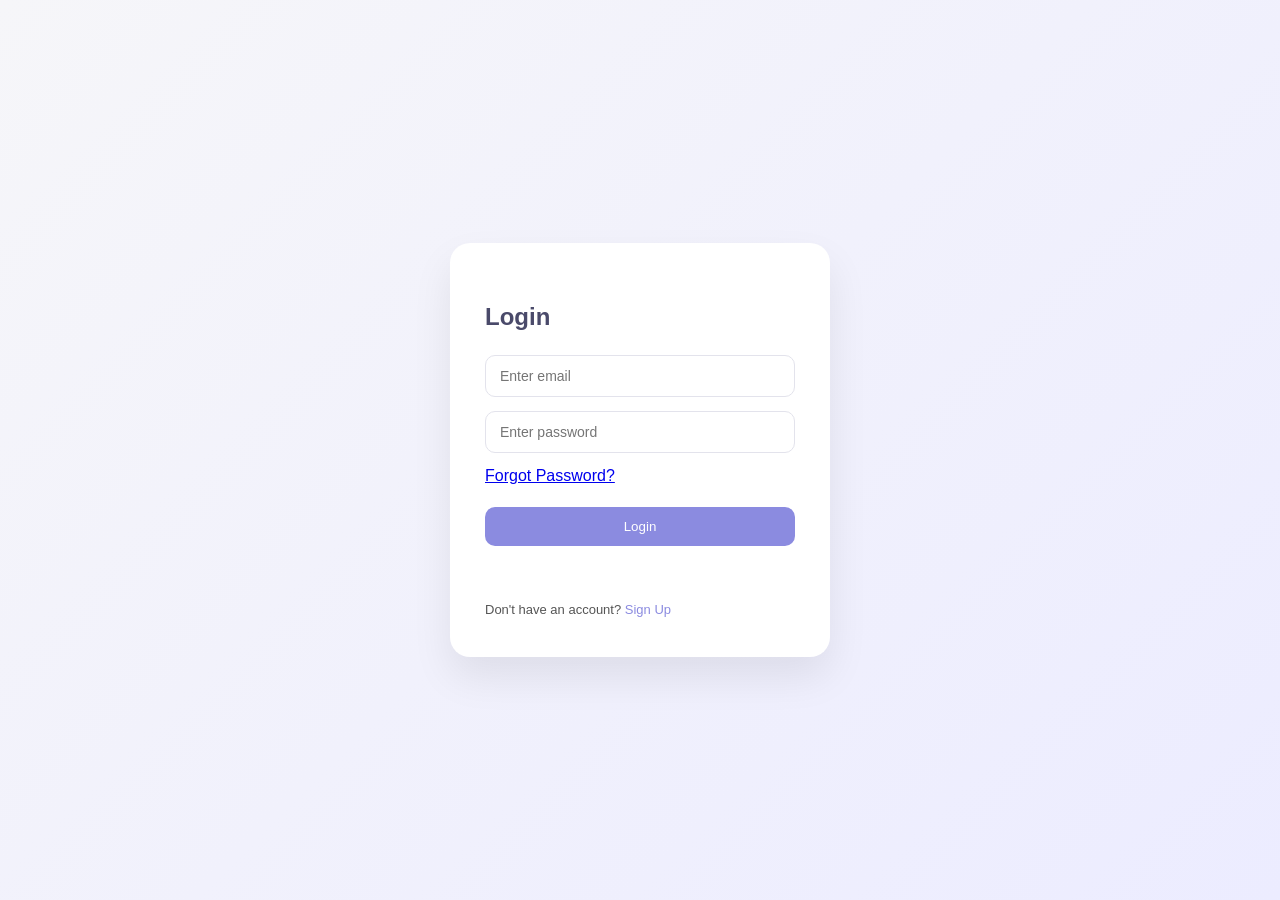
<file: src/main/resources/static/login.html>
<!DOCTYPE html>
<html>
<head>
    <title>Login</title>
    <link rel="stylesheet" href="style.css">
</head>
<body class="auth-page">
	<p id="sessionMessage" style="color:red; text-align:center;"></p>

	<div class="auth-card">
	    <h2>Login</h2>

	    <input type="email" id="email" placeholder="Enter email">
	    <input type="password" id="password" placeholder="Enter password">
		<div class="auth-links">
		    <a href="#" onclick="openForgotModal()">Forgot Password?</a>
		</div>


	    <button onclick="login()">Login</button>

	    <p id="error" class="error"></p>

	    <div class="auth-footer">
	        Don't have an account?
	        <a href="signup.html">Sign Up</a>
	    </div>
	</div>

	<script>
	function login() {

	    const email = document.getElementById("email").value.trim();
	    const password = document.getElementById("password").value.trim();

	    if (!email || !password) {
	        document.getElementById("error").textContent =
	            "Email and password required";
	        return;
	    }

	    fetch("/api/auth/login", {
	        method: "POST",
	        headers: {
	            "Content-Type": "application/json"
	        },
	        body: JSON.stringify({
	            email: email,
	            password: password
	        })
	    })
	    .then(res => res.json())
	    .then(data => {

			if (data.token) {
			    localStorage.setItem("jwt", data.token);
			    localStorage.setItem("refreshToken", data.refreshToken);  // ← ADD
			    localStorage.setItem("username", data.username);
			    window.location.href = "index.html";
			} else {
	            document.getElementById("error").textContent =
	                data.error || "Login failed";
	        }
	    })
	    .catch(() => {
	        document.getElementById("error").textContent =
	            "Server error";
	    });
	}
	
	function openForgotModal() {
	    document.getElementById("forgotModal").classList.add("show");
	}

	function closeForgotModal() {
	    document.getElementById("forgotModal").classList.remove("show");
	}

	function sendReset() {

	    const email = document.getElementById("forgotEmail").value.trim();

	    if (!email) {
	        document.getElementById("forgotError").textContent =
	            "Email is required";
	        return;
	    }

	    fetch("/api/auth/forgot-password", {
	        method: "POST",
	        headers: {
	            "Content-Type": "application/json"
	        },
	        body: JSON.stringify({ email: email })
	    })
	    .then(res => res.text())
	    .then(data => {
	        document.getElementById("forgotError").textContent =
	            "If the email exists, a reset link has been sent.";
	    })
	    .catch(() => {
	        document.getElementById("forgotError").textContent =
	            "Server error.";
	    });
	}
	
	document.addEventListener("DOMContentLoaded", () => {

		const msg = sessionStorage.getItem("sessionExpired");
	    if (msg) {
	        document.getElementById("sessionMessage").textContent =
	            "Session expired. Please login again.";
				sessionStorage.removeItem("sessionExpired");
	    }
	});

	</script>
	<div class="modal" id="forgotModal">
	    <div class="modal-content">
	        <h3>Reset Password</h3>

	        <input type="email" id="forgotEmail" placeholder="Enter your email">

			<p id="forgotError" class="error"></p>

			<div class="modal-actions">
			    <button class="cancel-btn" onclick="closeForgotModal()">Cancel</button>
			    <button class="primary-btn" onclick="sendReset()">Send Reset Link</button>
			</div>

	    </div>
	</div>


</body>
</html>
</file>
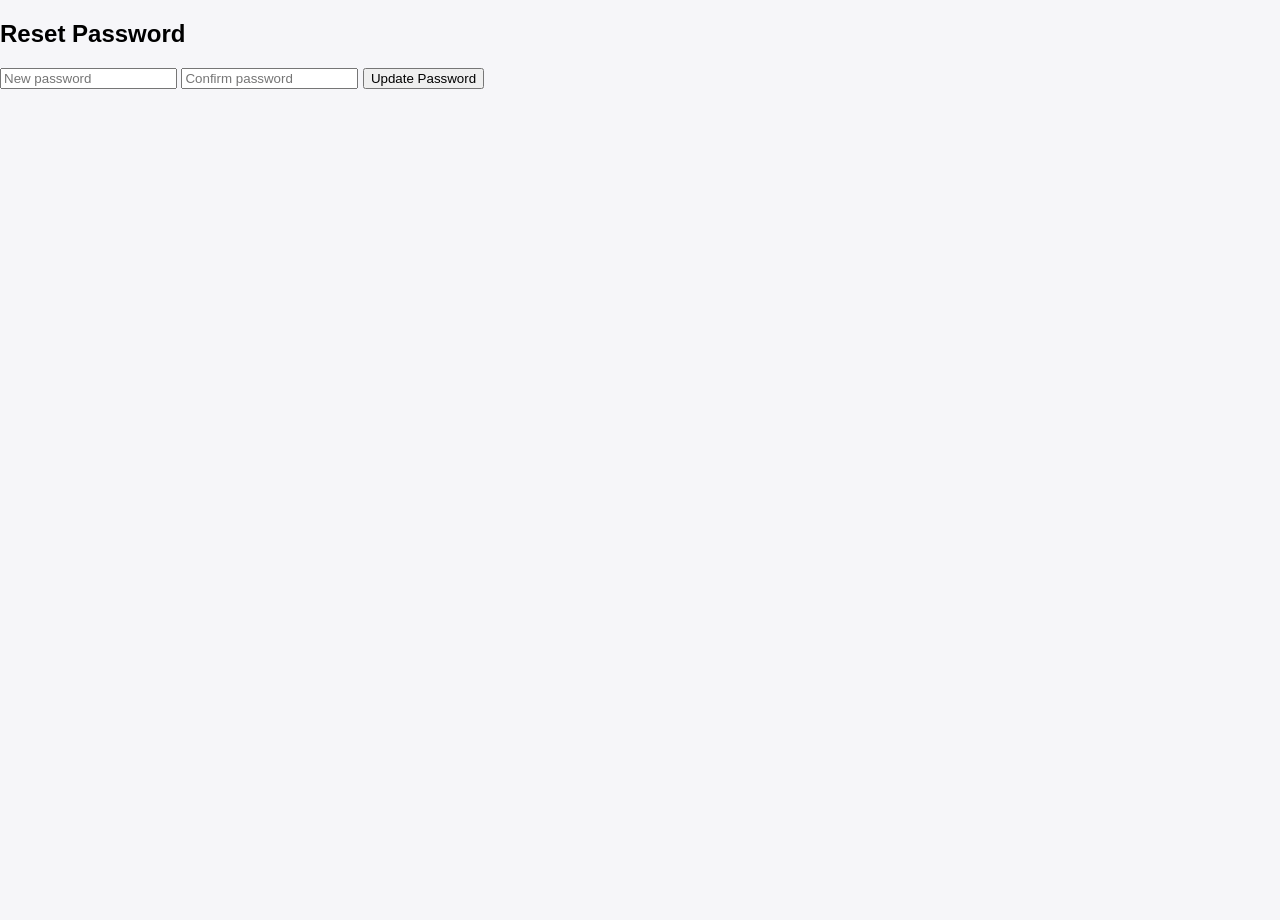
<file: src/main/resources/static/reset-password.html>
<!DOCTYPE html>
<html>
<head>
    <title>Reset Password</title>
    <link rel="stylesheet" href="style.css">
</head>
<body>

<div class="login-container">
    <h2>Reset Password</h2>

    <input type="password" id="newPassword" placeholder="New password">
    <input type="password" id="confirmPassword" placeholder="Confirm password">

    <button onclick="resetPassword()">Update Password</button>

    <p id="error" class="error"></p>
</div>

<script>
function getTokenFromURL() {
    const params = new URLSearchParams(window.location.search);
    return params.get("token");
}

function resetPassword() {
    const token = getTokenFromURL();
    const newPassword = document.getElementById("newPassword").value.trim();
    const confirmPassword = document.getElementById("confirmPassword").value.trim();

    if (!token) {
        document.getElementById("error").textContent = "Invalid or missing reset token.";
        return;
    }

    if (!newPassword || !confirmPassword) {
        document.getElementById("error").textContent = "All fields are required.";
        return;
    }

    if (newPassword !== confirmPassword) {
        document.getElementById("error").textContent = "Passwords do not match.";
        return;
    }

    fetch("/api/auth/reset-password", {
        method: "POST",
        headers: {
            "Content-Type": "application/json"
        },
        body: JSON.stringify({
            token: token,
            newPassword: newPassword
        })
    })
    .then(res => res.text())
    .then(data => {
        if (data === "Password reset successfully") {
            alert("Password updated successfully!");
            window.location.href = "login.html";
        } else {
            document.getElementById("error").textContent = data;
        }
    })
    .catch(() => {
        document.getElementById("error").textContent = "Server error.";
    });
}
</script>

</body>
</html>
</file>
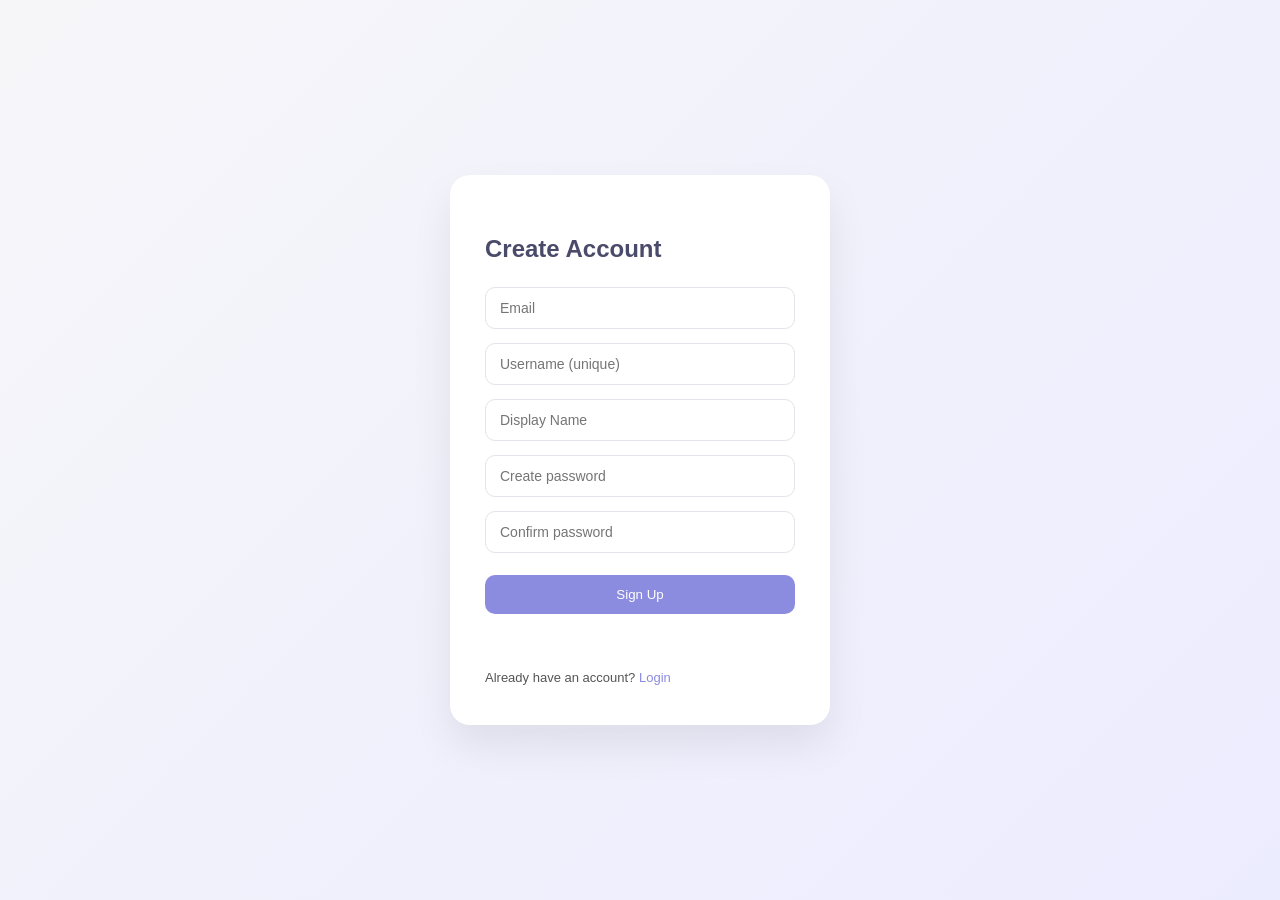
<file: src/main/resources/static/signup.html>
<!DOCTYPE html>
<html>
<head>
    <title>Sign Up</title>
    <link rel="stylesheet" href="style.css">
</head>
<body class="auth-page">

<div class="auth-card">
    <h2>Create Account</h2>

    <input type="email" id="email" placeholder="Email">
    <input type="text" id="username" placeholder="Username (unique)">
    <input type="text" id="displayName" placeholder="Display Name">
    <input type="password" id="password" placeholder="Create password">
    <input type="password" id="confirmPassword" placeholder="Confirm password">

    <button onclick="signup()">Sign Up</button>

    <p id="error" class="error"></p>

    <div class="auth-footer">
        Already have an account?
        <a href="login.html">Login</a>
    </div>
</div>
<script>
function signup() {

    const email = document.getElementById("email").value.trim();
    const username = document.getElementById("username").value.trim();
    const displayName = document.getElementById("displayName").value.trim();
    const password = document.getElementById("password").value.trim();
    const confirmPassword = document.getElementById("confirmPassword").value.trim();

    if (!email || !username || !displayName || !password || !confirmPassword) {
        document.getElementById("error").textContent =
            "All fields are required";
        return;
    }

    if (password !== confirmPassword) {
        document.getElementById("error").textContent =
            "Passwords do not match";
        return;
    }

    fetch("/api/auth/signup", {
        method: "POST",
        headers: {
            "Content-Type": "application/json"
        },
        body: JSON.stringify({
            email: email,
            username: username,
            displayName: displayName,
            password: password
        })
    })
    .then(res => res.text())
    .then(data => {
        if (data === "User registered successfully") {
            window.location.href = "login.html";
        } else {
            document.getElementById("error").textContent = data;
        }
    })
    .catch(() => {
        document.getElementById("error").textContent =
            "Server error";
    });
}
</script>

</body>
</html>
</file>
<file: src/main/resources/static/style.css>
* {
  box-sizing: border-box;
  font-family: "Inter", "Segoe UI", sans-serif;
}


body {
  margin: 0;
  height: 100vh;
  background: #f6f6f9; /* soft warm gray */
}


.app-container {
  display: flex;
  height: 100vh;
}

/* SIDEBAR */
.users-panel {
  width: 340px;
  flex-shrink: 0;
  background: #ffffff;
  border-right: 1px solid #e5e6ef;
  padding: 20px 15px;
  display: flex;
  flex-direction: column;
  box-shadow: 2px 0 6px rgba(0,0,0,0.03);
}

.users-panel h3 {
  font-weight: 600;
  font-size: 16px;
  margin-bottom: 20px;
  color: #4a4a6a;
}

#onlineList {
  list-style: none;
  padding: 0;
  margin: 0;
  flex: 1;
  overflow-y: auto;
}

#onlineList li {
  padding: 10px 12px;
  border-radius: 10px;
  cursor: pointer;
  transition: all 0.15s ease;
  margin-bottom: 4px;
  position: relative;
  background: transparent;
  display: flex;
  gap: 12px;
}

#onlineList li:hover {
  background: #f0f1f7;
}

.convo-content {
  flex: 1;
  display: flex;
  flex-direction: column;
}

.convo-header {
  display: flex;
  justify-content: space-between;
  align-items: center;
}

.convo-name {
  font-weight: 500;
  font-size: 14px;
  color: #2f2f3a;
}

.convo-time {
  font-size: 12px;
  color: #8a8fa3;
}

.convo-footer {
  display: flex;
  justify-content: space-between;
  align-items: center;
  margin-top: 4px;
  gap: 8px;
}

.convo-preview {
  font-size: 13px;
  color: #8a8fa3;
  white-space: nowrap;
  overflow: hidden;
  text-overflow: ellipsis;
  max-width: 180px;
}

#onlineList li.unread::after {
  content: "";
  position: absolute;
  right: 12px;
  top: 50%;
  transform: translateY(-50%);
  width: 8px;
  height: 8px;
  background: #8b8be0; /* muted lavender */
  border-radius: 50%;
}

/* CHAT AREA */
.chat-container {
  flex: 1;
  display: flex;
  flex-direction: column;
  background: #ffffff;
}

.chat-header {
  padding: 18px 25px;
  font-weight: 600;
  font-size: 16px;
  color: #4a4a6a;
  background: #ffffff;
  border-bottom: 1px solid #e5e6ef;
}

.chat-user-info {
  display: flex;
  align-items: center;
  gap: 12px;
}

.chat-user-text {
  display: flex;
  flex-direction: column;
}

.chat-avatar {
  width: 36px;
  height: 36px;
  border-radius: 50%;
  background: #dcdcf9;
  color: #3a3a5c;
  display: flex;
  align-items: center;
  justify-content: center;
  font-weight: 600;
  font-size: 14px;
}

.chat-username {
  font-weight: 600;
  font-size: 15px;
  color: #2f2f3a;
}

.chat-status {
  font-size: 12px;
  color: #7a7f92;
  transition: all 0.2s ease;
}

/* MESSAGES */
.chat-messages {
  flex: 1;
  overflow-y: auto;
  display: flex;
  flex-direction: column;
  background: #f5f6fa;   /* soft neutral grey */
  flex-direction: column;
  background-size: 200% 200%;
  padding: 12px;
  gap: 2px;
  width: 100%;
}

.message {
  display: flex;
  width: 100%;
  margin: 2px 0;
  align-items: flex-end;
  position: relative;
}


.message.me {
  justify-content: flex-end;
}

.message.other {
  justify-content: flex-start;
}

.bubble {
  position: relative;
  display: inline-block;
  padding: 7px 10px 7px 10px;  /* ← change 5px bottom to 7px */
  border-radius: 10px; 
  font-size: 15px;
  line-height: 1.4;
  max-width: 65%;
  min-width: 0;
  word-break: break-word;
  white-space: normal;  /* ← change pre-wrap to normal */
}

.message-text {
  display: inline;
  word-break: break-word;
  white-space: pre-wrap;  /* keep pre-wrap only here for message text */
}

.meta {
  display: inline;
  font-size: 10px;
  opacity: 0.65;
  margin-left: 5px;
  white-space: nowrap;
  vertical-align: bottom;
  line-height: 1;
  gap: 3px;
}

.time {
  font-size: 10px;
  vertical-align: bottom;
  margin-right: 3px;   /* ← this is the spacebar gap */
}

.status {
  font-size: 11px;
  vertical-align: bottom;
  color: rgba(255, 255, 255, 0.75);
  font-weight: 600;        /* ← makes tick thicker/bolder */
  letter-spacing: -1px;   /* ← brings double tick closer together nicely */
}

.status.read {
  color: #5ddcf0;
  font-weight: 600;
}

.message.me .bubble {
  background: #5B4B8A;
  color: white;
  border-radius: 10px;
  border-bottom-right-radius: 4px;
  margin-left: auto;
}

.message.other .bubble {
  background: #ffffff;
  color: #2f2f3a;
  border: 1px solid #e5e6ef;
  border-radius: 10px;
  border-bottom-left-radius: 4px;
  margin-right: auto;
  cursor: pointer;
}

.message.me .bubble:hover .message-dropdown {
    opacity: 0.6;
}

.message-content {
  word-break: break-word;
  display: inline;
}

/* INPUT AREA */
.chat-input {
  display: flex;
  padding: 18px 25px;
  gap: 12px;
  background: #ffffff;
  border-top: 1px solid #ececf2;
  position: relative;   /* ← add this */
}

.chat-input input {
  flex: 1;
  border-radius: 10px;
  border: 1px solid #e2e3ea;
  padding: 10px 14px;
  font-size: 14px;
  outline: none;
  transition: border 0.2s ease;
  
}

.chat-input input:focus {
  outline: none;
  border-color: #5b4b8a;
  box-shadow: 0 0 0 2px rgba(91, 75, 138, 0.08);
}

.chat-input button {
  padding: 10px 18px;
  border-radius: 8px;
  border: none;
  background: #5B4B8A;
  color: white;
  font-weight: 500;
  cursor: pointer;
  transition: background 0.2s ease;
}

.chat-input button:hover {
  background: #4f4078;
}

.chat-messages::-webkit-scrollbar {
  width: 6px;
}

.chat-messages::-webkit-scrollbar-thumb {
  background: rgba(91, 75, 138, 0.25);
  border-radius: 4px;
}

.user-row {
  display: flex;
  align-items: center;
  gap: 12px;
  position: relative;
}

.avatar-wrapper {
  position: relative;
  width: 36px;
  height: 36px;
}

.avatar-circle {
  width: 36px;
  height: 36px;
  border-radius: 50%;
  background: #dcdcf9;
  color: #3a3a5c;
  display: flex;
  align-items: center;
  justify-content: center;
  font-weight: 600;
  font-size: 14px;
}

.user-info {
  display: flex;
  flex-direction: column;
}

.username {
  font-size: 14px;
  color: #3c3c55;
}

.online-indicator {
  position: absolute;
  bottom: -1px;
  right: -1px;
  width: 9px;
  height: 9px;
  background: #22c55e;
  border-radius: 50%;
  border: 2px solid white;
  display: none;
}

.online-indicator.online {
  display: block;
}

.chat-avatar-wrapper {
  position: relative;
  width: 36px;
  height: 36px;
}

.online-dot {
  position: absolute;
  bottom: -1px;
  right: -1px;
  width: 10px;
  height: 10px;
  background: #22c55e;
  border-radius: 50%;
  border: 2px solid white;
  display: none;
}

.new-chat-btn {
  width: 100%;
  padding: 10px;
  border-radius: 10px;
  border: none;
  background: #dcdcf9;
  color: #3c3c55;
  font-size: 13px;
  font-weight: 500;
  cursor: pointer;
  transition: all 0.2s ease;
  margin-bottom: 18px; /* THIS creates separation */
}

.new-chat-btn:hover {
  background: #cfcff5;
}


.logout-btn {
  width: 100%;
  padding: 10px;
  border-radius: 10px;
  border: none;
  background: #f5abb8;
  color: #4a4a6a;
  font-size: 13px;
  font-weight: 500;
  cursor: pointer;
  transition: all 0.2s ease;
}

.logout-btn:hover {
  background: #cf4e64;
}

#onlineList li.active {
  background: #e9e9f8;
}

.users-panel h3 {
  margin-bottom: 14px;
}

.chat-header {
  display: flex;
  justify-content: space-between;
  align-items: center;
  padding: 16px 24px;
  background:#ffffff;
  border-bottom: 1px solid #ececf2;
}

.profile-menu {
  position: relative;
}

.profile-avatar {
  width: 34px;
  height: 34px;
  border-radius: 50%;
  background: #dcdcf9;
  display: flex;
  align-items: center;
  justify-content: center;
  font-weight: 600;
  font-size: 14px;
  cursor: pointer;
}

.dropdown-menu {
  position: absolute;
  right: 0;
  top: 45px;
  background: white;
  border-radius: 12px;
  box-shadow: 0 8px 20px rgba(0, 0, 0, 0.08);
  width: 160px;
  display: none;
  overflow: hidden;
}

.dropdown-item {
  padding: 10px 14px;
  font-size: 13px;
  cursor: pointer;
  transition: background 0.15s ease;
}

.dropdown-item:hover {
  background: #f4f4fb;
}

.logout-item {
  color: #a74a4a;
}

.sidebar-header {
  display: flex;
  align-items: center;
  gap: 12px;
  margin-bottom: 14px;
}

.hamburger {
  font-size: 18px;
  cursor: pointer;
  padding: 6px 8px;
  border-radius: 6px;
  transition: background 0.2s ease;
}

.hamburger:hover {
  background: #f2f2f8;
}

.side-panel {
  position: fixed;
  left: -260px;
  top: 0;
  width: 260px;
  height: 100%;
  background: #ffffff;
  box-shadow: 4px 0 20px rgba(0, 0, 0, 0.08);
  transition: left 0.25s ease;
  z-index: 1000;
}

.side-panel.open {
  left: 0;
}

.panel-content {
  padding: 30px 20px;
}

.panel-avatar {
  width: 60px;
  height: 60px;
  border-radius: 50%;
  background: #dcdcf9;
  display: flex;
  align-items: center;
  justify-content: center;
  font-size: 22px;
  font-weight: 600;
  margin-bottom: 10px;
}

.panel-username {
  font-weight: 600;
  margin-bottom: 30px;
}

.panel-item {
  padding: 10px 0;
  cursor: pointer;
  font-size: 14px;
  transition: color 0.15s ease;
}

.panel-item:hover {
  color: #8b8be0;
}

.overlay {
  position: fixed;
  inset: 0;
  background: rgba(0,0,0,0.2);
  display: none;
  z-index: 999;
}

.overlay.show {
  display: block;
}


.secondary-btn {
  background: #e6e6f8;
  color: #444;
}

.modal-message {
  font-size: 12px;
  margin-top: 6px;
}

/* ================= AUTH PAGES ================= */

.auth-page {
  min-height: 100vh;
  display: flex;
  align-items: center;
  justify-content: center;
  background: linear-gradient(135deg, #f6f6f9, #ececff);
}

.auth-card {
  background: white;
  width: 380px;
  padding: 40px 35px;
  border-radius: 20px;
  box-shadow: 0 20px 40px rgba(0,0,0,0.08);
  display: flex;
  flex-direction: column;
  gap: 14px;
}

.auth-card h2 {
  margin-bottom: 10px;
  font-weight: 600;
  color: #4a4a6a;
}

.auth-card input {
  padding: 12px 14px;
  border-radius: 10px;
  border: 1px solid #e3e3ec;
  font-size: 14px;
  outline: none;
  transition: border 0.2s ease;
}

.auth-card input:focus {
  border-color: #8b8be0;
}

.auth-card button {
  margin-top: 8px;
  padding: 12px;
  border-radius: 10px;
  border: none;
  background: #8b8be0;
  color: white;
  font-weight: 500;
  cursor: pointer;
  transition: all 0.2s ease;
}

.auth-card button:hover {
  background: #7575d4;
}

.auth-card .error {
  font-size: 12px;
  color: #c44;
  margin-top: 4px;
}

.auth-footer {
  margin-top: 12px;
  font-size: 13px;
  color: #555;
}

.auth-footer a {
  color: #8b8be0;
  text-decoration: none;
  font-weight: 500;
}

.auth-footer a:hover {
  text-decoration: underline;
}

.modal {
  position: fixed;
  inset: 0;
  background: rgba(30, 30, 60, 0.25);
  backdrop-filter: blur(6px);
  display: none;
  align-items: center;
  justify-content: center;
  z-index: 1000;
  animation: fadeIn 0.2s ease;
}

.modal.show {
  display: flex;
}

.modal-content {
    background: #ffffff;
    padding: 32px;
    border-radius: 18px;
    width: 380px;
    display: flex;
    flex-direction: column;
    gap: 14px;
}



.modal-content h3 {
  margin: 0;
  font-size: 18px;
  font-weight: 600;
  color: #2f2f4f;
  margin-bottom: 14px;
}

.secondary-btn {
  background: transparent;
  border: 1px solid #e3e3ec;
  padding: 10px;
  border-radius: 12px;
  cursor: pointer;
  font-size: 13px;
  transition: all 0.2s ease;
}

.secondary-btn:hover {
  background: #f4f4fb;
}

.modal-content button {
  padding: 12px;
  border-radius: 12px;
  border: none;
  background: #8b8be0;
  color: white;
  font-weight: 500;
  cursor: pointer;
  transition: all 0.2s ease;
}

.modal-content button:hover {
  background: #7575d4;
}

.modal-content input {
  padding: 12px 14px;
  border-radius: 12px;
  border: 1px solid #e3e3ec;
  font-size: 14px;
  outline: none;
  transition: border 0.2s ease;
  margin-bottom: 1px;
}

.modal-content input:focus {
  border-color: #8b8be0;
}

@keyframes fadeIn {
  from { opacity: 0; }
  to { opacity: 1; }
}

@keyframes slideUp {
  from {
    transform: translateY(10px);
    opacity: 0;
  }
  to {
    transform: translateY(0);
    opacity: 1;
  }
}

.modal-actions {
  display: flex;
  justify-content: space-between;
  gap: 12px;
  margin-top: 0px;
}

.primary-btn {
  flex: 1;
  padding: 12px;
  border-radius: 12px;
  border: none;
  background: #8b8be0;
  color: white;
  font-weight: 500;
  cursor: pointer;
  transition: all 0.2s ease;
}

.primary-btn:hover {
  background: #7575d4;
}

.modal-actions .cancel-btn {
  flex: 1;
  padding: 12px;
  border-radius: 12px;
  border: none;
  background: #f8cfd6;   /* true pastel red */
  color: #7a3f4b;
  font-weight: 500;
  cursor: pointer;
  transition: all 0.2s ease;
}

.modal-actions .cancel-btn:hover {
  background: #f3bcc6;
}

.block-user-btn {
  padding: 10px 14px;
  border-radius: 6px;
  font-size: 13px;
  border: none;
  background: #f8cfd6; /* soft pastel red */
  color: #7a3f4b;
  font-weight: 500;
  cursor: pointer;
  transition: all 0.2s ease;
}

.block-user-btn:hover {
  background: #f3bcc6;
}

/* ===== BLOCKED USERS MODAL ===== */

#blockedList {
    margin-top: 18px;
    display: flex;
    flex-direction: column;
    gap: 14px;
}

.blocked-row {
    display: flex;
    justify-content: space-between;
    align-items: center;
}

.blocked-user-left {
    display: flex;
    align-items: center;
    gap: 12px;
}

.blocked-avatar {
    width: 34px;
    height: 34px;
    border-radius: 50%;
    background: #e5e6fb;
    display: flex;
    align-items: center;
    justify-content: center;
    font-weight: 600;
    font-size: 14px;
    color: #4a4a6a;
}

.blocked-name {
    font-size: 14px;
    color: #2f2f4f;
}

.unblock-btn {
    background: #dcdcf9;
    border: none;
    padding: 8px 14px;
    border-radius: 10px;
    font-size: 12px;
    font-weight: 500;
    cursor: pointer;
    transition: all 0.2s ease;
}

.unblock-btn:hover {
    background: #cfcff5;
}

.close-blocked-btn {
    margin: 24px auto 0 auto;
    display: block;

    background: #f6c1c9;   /* soft pastel red */
    color: #7a3f4b;

    border: none;
    padding: 12px 32px;    /* 👈 more left & right padding */
    border-radius: 14px;

    font-weight: 500;
    font-size: 14px;

    cursor: pointer;
    transition: all 0.2s ease;
}

.close-blocked-btn:hover {
    background: #f2aeb8;
}

.modal-content .close-blocked-btn {
    background: #f6c1c9 !important;
    color: #7a3f4b !important;
    padding: 12px 36px !important;
    border-radius: 14px !important;
}

.modal-content .close-blocked-btn:hover {
    background: #f2aeb8 !important;
}


/* Message popup menu */
.message-menu {
    position: absolute;
    z-index: 10;
    background: white;
    border-radius: 12px;
    box-shadow: 0 8px 20px rgba(0,0,0,0.08);
    padding: 6px 0;
    width: 100px;
    /* no top value here — set dynamically by JS */
}

.message.me .message-menu {
    right: 0;
    left: auto;
}

.message.other .message-menu {
    left: 0;
    right: auto;
}


.menu-item {
    padding: 8px 12px;
    font-size: 13px;
    cursor: pointer;
    transition: background 0.2s ease;
}

.menu-item:hover {
    background: #f4f4fb;
}

.menu-item.delete {
    color: #b25b6a;
}

/* Dropdown arrow inside message */
.message-dropdown {
  position: absolute;
  top: 4px;
  right: 6px;
  font-size: 10px;
  opacity: 0;
  cursor: pointer;
}

/* Show only when hovering your message */
.message.me .bubble:hover .message-dropdown {
  opacity: 0.6;
}



/* USER SEARCH LIST */
.user-search-list {
  list-style: none;
  padding: 0;
  margin-top: 10px;
  max-height: 200px;
  overflow-y: auto;
}

.user-search-list li {
  padding: 8px;
  cursor: pointer;
  border-bottom: 1px solid #eee;
}

.user-search-list li:hover {
  background: #f2f2f2;
}

.last-message {
  font-size: 12px;
  opacity: 0.6;
}


.right-side {
  display: flex;
  flex-direction: column;
  align-items: flex-end;
  gap: 4px;
}

.unread-badge {
  background: #5B4B8A;
  color: white;
  font-size: 11px;
  min-width: 18px;
  height: 18px;
  padding: 0 6px;
  border-radius: 9px;
  display: flex;
  align-items: center;
  justify-content: center;
}

.toast {
  position: fixed;
  bottom: 30px;
  right: 30px;
  background: #4a90e2;
  color: white;
  padding: 10px 16px;
  border-radius: 6px;
  font-size: 13px;
  opacity: 0;
  transform: translateY(20px);
  transition: all 0.3s ease;
  z-index: 9999;
}

.toast.show {
  opacity: 1;
  transform: translateY(0);
}

.toast.success {
  background: #7C3AED;
}

.toast.error {
  background: #e74c3c;
}


.unread-name {
  font-weight: 600;
}

.connection-status {
  font-size: 11px;
  color: #a0a4b8;
  margin-top: 2px;
}

.connection-banner {
  text-align: center;
  font-size: 12px;
  color: #7a7f92;
  margin: 10px 0;
  opacity: 0.8;
}

.date-separator {
  display: inline-block;
  align-self: center;
  margin: 16px auto;
  padding: 4px 10px;
  
  font-size: 11px;
  font-weight: 500;
  background: rgba(0, 0, 0, 0.03);
  color: #7d8192;
  border-radius: 14px;
}

.msg-image {
  max-width: 100%;
  max-height: 200px;
  border-radius: 8px;
  display: block;
  cursor: pointer;
  margin-bottom: 4px;
}

.msg-video {
  max-width: 100%;
  max-height: 200px;
  border-radius: 8px;
  display: block;
  margin-bottom: 4px;
}

.msg-file {
  display: flex;
  align-items: center;
  gap: 6px;
  padding: 8px 10px;
  background: rgba(255,255,255,0.15);
  border-radius: 8px;
  color: inherit;
  text-decoration: none;
  font-size: 13px;
  margin-bottom: 4px;
}

.msg-file:hover {
  background: rgba(255,255,255,0.25);
}

.attach-btn {
  padding: 10px 12px;
  border-radius: 8px;
  border: none;
  background: #ebebf8;
  cursor: pointer;
  font-size: 16px;
  transition: background 0.2s ease;
}

.attach-btn:hover {
  background: #dcdcf9;
}

.emoji-btn {
    padding: 8px;
    border-radius: 8px;
    border: none;
    background: transparent;
    cursor: pointer;
    display: flex;
    align-items: center;
    justify-content: center;
    transition: background 0.2s ease;
}

.emoji-btn:hover {
    background: #ebebf8;
}

.emoji-btn:hover svg {
    stroke: #5B4B8A;  /* turns purple on hover to match your theme */
}

.emoji-picker-container {
    display: none;
    position: absolute;
    bottom: 75px;
    left: 20px;
    z-index: 1000;
    box-shadow: 0 8px 24px rgba(0, 0, 0, 0.12);
    border-radius: 16px;
    overflow: hidden;
}

em-emoji-picker {
    --border-radius: 16px;
    --shadow: none;
    height: 380px;
    width: 320px;
}

/* REPLY PREVIEW BAR */
.reply-preview {
    display: flex;
    align-items: center;
    justify-content: space-between;
    padding: 8px 16px;
    background: #f0f0fa;
    border-top: 1px solid #e0e0f0;
    border-left: 3px solid #5B4B8A;
    gap: 10px;
}

.reply-preview-content {
    display: flex;
    flex-direction: column;
    gap: 2px;
    overflow: hidden;
}

.reply-preview-sender {
    font-size: 12px;
    font-weight: 600;
    color: #5B4B8A;
}

.reply-preview-text {
    font-size: 12px;
    color: #7a7f92;
    white-space: nowrap;
    overflow: hidden;
    text-overflow: ellipsis;
}

.cancel-reply-btn {
    background: none;
    border: none;
    font-size: 16px;
    cursor: pointer;
    color: #8a8fa3;
    padding: 4px;
    flex-shrink: 0;
    transition: color 0.2s ease;
}

.cancel-reply-btn:hover {
    color: #5B4B8A;
}

/* REPLY QUOTE INSIDE BUBBLE */
.reply-quote {
    background: rgba(0, 0, 0, 0.1);
    border-left: 3px solid rgba(255, 255, 255, 0.6);
    border-radius: 6px;
    padding: 5px 8px;
    margin-bottom: 5px;
    cursor: pointer;
    transition: background 0.2s ease;
}

.message.other .reply-quote {
    background: rgba(91, 75, 138, 0.08);
    border-left: 3px solid #5B4B8A;
}

.reply-quote:hover {
    background: rgba(0, 0, 0, 0.15);
}

.reply-quote-sender {
    font-size: 11px;
    font-weight: 600;
    margin-bottom: 2px;
    opacity: 0.9;
}

.reply-quote-text {
    font-size: 11px;
    opacity: 0.75;
    white-space: nowrap;
    overflow: hidden;
    text-overflow: ellipsis;
    max-width: 200px;
}
</file>
